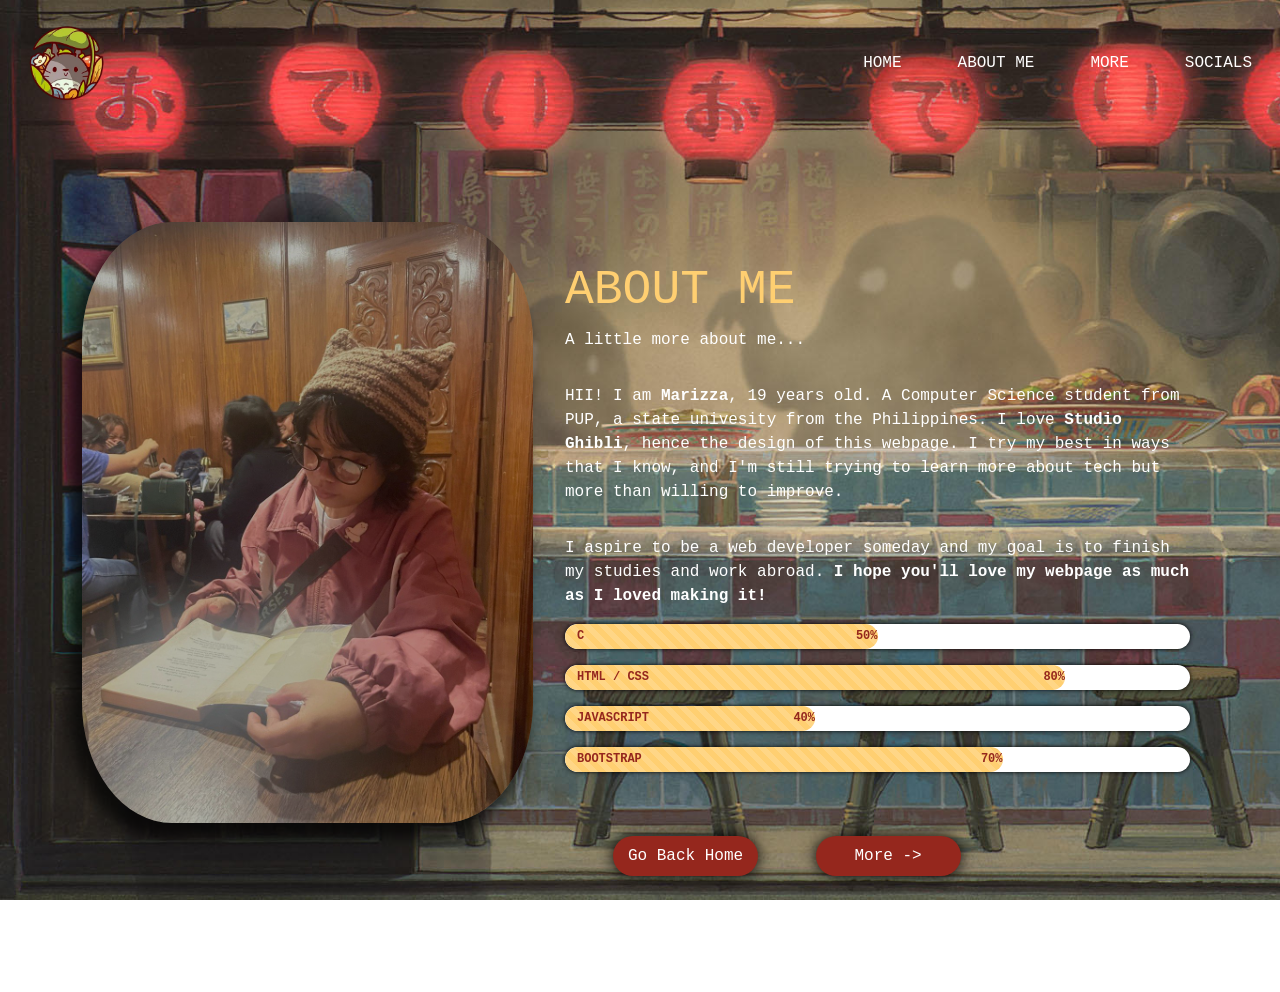
<file: about-me.html>
<!DOCTYPE html>

<html lang="en">
    <head>
        <link href="https://cdn.jsdelivr.net/npm/bootstrap@5.3.8/dist/css/bootstrap.min.css" rel="stylesheet" integrity="sha384-sRIl4kxILFvY47J16cr9ZwB07vP4J8+LH7qKQnuqkuIAvNWLzeN8tE5YBujZqJLB" crossorigin="anonymous">
        <script src="https://cdn.jsdelivr.net/npm/bootstrap@5.3.8/dist/js/bootstrap.bundle.min.js" integrity="sha384-FKyoEForCGlyvwx9Hj09JcYn3nv7wiPVlz7YYwJrWVcXK/BmnVDxM+D2scQbITxI" crossorigin="anonymous"></script>
        <script defer src="script.js"></script>
        <link href="styles.css" rel="stylesheet">
        <title>My Webpage</title>
    </head>
    <body>
        <div id="nav-bar">
            <nav class="navbar navbar-expand-lg navbar-light">
                <a class="navbar-brand" href="#">
                    <img src="logo.png" alt="Logo" class="d-inline-block align-top navbar-logo">
                </a>
                <button class="navbar-toggler" type="button" data-bs-toggle="collapse" data-bs-target="#navbarNavDropdown" aria-controls="navbarNavDropdown" aria-expanded="false" aria-label="Toggle navigation">
                    <span class="navbar-toggler-icon"></span>
                </button>
                <div class="collapse navbar-collapse navbar-dropdown" id="navbarNavDropdown">
                    <ul class="navbar-nav ms-auto">
                        <li class="nav-item">
                            <a class="nav-link active" aria-current="page" href="index.html">HOME</a>
                        </li>
                        <li class="nav-item">
                            <a class="nav-link" href="about-me.html">ABOUT ME</a>
                        </li>
                        <li class="nav-item">
                            <a class="nav-link" href="more.html">MORE</a>
                        </li>
                        <li class="nav-item">
                            <a class="nav-link" href="socials.html">SOCIALS</a>
                        </li>
                    </ul>
                </div>
            </nav>
        </div>

        <div class="about py-5">
            <div class="container py-5">
                <div class="row">
                    <div class="col-lg-5">
                        <img src="me.jpg" class="img-fluid" alt="">
                    </div>
                    <div class="col-lg-7 column-feat description">
                        <h1>ABOUT ME</h1>
                        <p style="font-weight: 200">A little more about me...</p>
                        <p class="py-3">
                            HII! I am <span style="font-weight: bolder">Marizza</span>, 19 years old. A Computer Science
                            student from PUP, a state univesity from the Philippines. I love
                            <span style="font-weight: bolder">Studio Ghibli</span>, hence the
                            design of this webpage. I try my best in ways that I know, and I'm still trying to learn more about tech
                            but more than willing to improve.
                        </p>
                        <p>
                            I aspire to be a web developer someday and my goal is to finish my studies and work abroad.
                            <span style="font-weight: bolder">I hope you'll love my webpage as much as I loved making it!</span>
                        </p>

                        <div class="progress my-3">
                            <div class="pro-value1 progress-bar-striped progress-bar-animated">
                                <p class="d-flex justify-content-between align-items-center w-100 font-weight-bold">
                                    <span>C</span>
                                    <span style="color: #95271D">50%</span>
                                </p>
                            </div>
                        </div>

                        <div class="progress my-3">
                            <div class="pro-value2 progress-bar-striped progress-bar-animated">
                                <p class="d-flex justify-content-between align-items-center w-100">
                                    <span>HTML / CSS</span>
                                    <span style="color: #95271D">80%</span></p>
                            </div>
                        </div>

                        <div class="progress my-3">
                            <div class="pro-value3 progress-bar-striped progress-bar-animated">
                                <p class="d-flex justify-content-between align-items-center w-100">
                                    <span>JAVASCRIPT</span>
                                    <span style="color: #95271D">40%</span>
                                </p>
                            </div>
                        </div>

                        <div class="progress my-3">
                            <div class="pro-value4 progress-bar-striped progress-bar-animated">
                                <p class="d-flex justify-content-between align-items-center w-100">
                                    <span>BOOTSTRAP</span>
                                    <span style="color: #95271D">70%</span>
                                </p>
                            </div>
                        </div>

                        <button onclick="window.location.href='index.html'" type="button" class="btn1 mt-5 float-right mx-5">
                            Go Back Home
                        </button>
                        <button onclick="window.location.href='more.html'" type="button" class="btn2 mt-5 float-right">
                            More ->
                        </button>

                    </div>
                </div>
            </div>
        </div>
    </body>
</html>
</file>
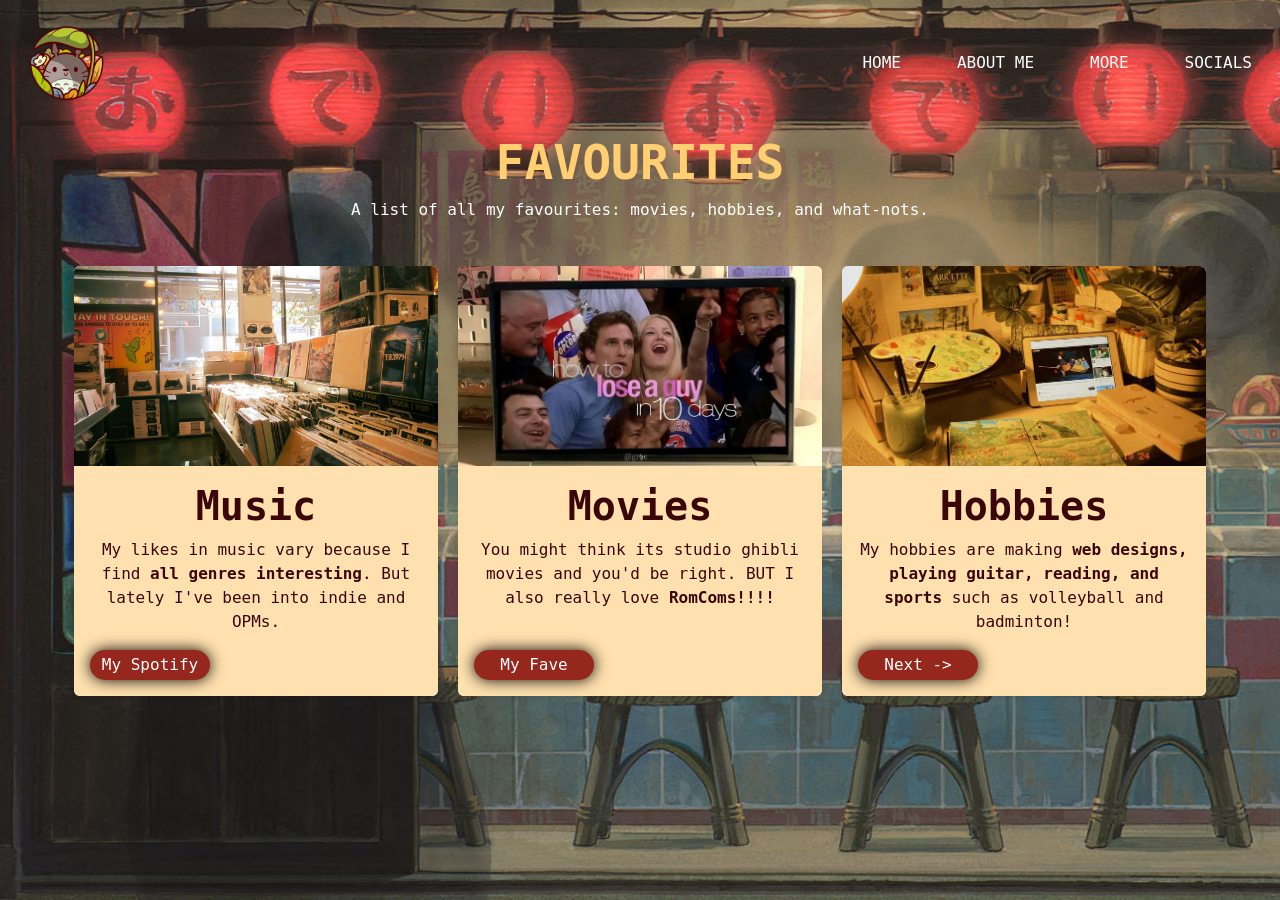
<file: more.html>
<!DOCTYPE html>

<html lang="en">
    <head>
        <link href="https://cdn.jsdelivr.net/npm/bootstrap@5.3.8/dist/css/bootstrap.min.css" rel="stylesheet" integrity="sha384-sRIl4kxILFvY47J16cr9ZwB07vP4J8+LH7qKQnuqkuIAvNWLzeN8tE5YBujZqJLB" crossorigin="anonymous">
        <script src="https://cdn.jsdelivr.net/npm/bootstrap@5.3.8/dist/js/bootstrap.bundle.min.js" integrity="sha384-FKyoEForCGlyvwx9Hj09JcYn3nv7wiPVlz7YYwJrWVcXK/BmnVDxM+D2scQbITxI" crossorigin="anonymous"></script>
        <script defer src="script.js"></script>
        <link href="styles.css" rel="stylesheet">
        <title>More about</title>
    </head>
    <body>
        <div id="nav-bar">
            <nav class="navbar navbar-expand-lg navbar-light">
                <a class="navbar-brand" href="#">
                    <img src="logo.png" alt="Logo" class="d-inline-block align-top navbar-logo">
                </a>
                <button class="navbar-toggler" type="button" data-bs-toggle="collapse" data-bs-target="#navbarNavDropdown" aria-controls="navbarNavDropdown" aria-expanded="false" aria-label="Toggle navigation">
                    <span class="navbar-toggler-icon"></span>
                </button>
                <div class="collapse navbar-collapse navbar-dropdown" id="navbarNavDropdown">
                    <ul class="navbar-nav ms-auto">
                        <li class="nav-item">
                            <a class="nav-link active" aria-current="page" href="index.html">HOME</a>
                        </li>
                        <li class="nav-item">
                            <a class="nav-link" href="about-me.html">ABOUT ME</a>
                        </li>
                        <li class="nav-item">
                            <a class="nav-link" href="more.html">MORE</a>
                        </li>
                        <li class="nav-item">
                            <a class="nav-link" href="socials.html">SOCIALS</a>
                        </li>
                    </ul>
                </div>
            </nav>
        </div>

        <div>
            <header class="more-header">FAVOURITES</header>
            <p class="more-desc">
                A list of all my favourites: movies, hobbies, and what-nots.
            </p>
        </div>

        <div class="my-5">
            <div class="container">
                <div class="row g-4 justify-content-center">
                    <div class="container cards-wrapper d-flex gx-5">

                        <div class="col-md-4">
                            <div class="card h-100 d-flex flex-column shadow-sm">
                                <img src="music.jpg" class="card-img-top custom-card-img" alt="Music">
                                <div class="card-body h-100 d-flex flex-column text-center">
                                    <h1 class="card-title">Music</h1>
                                    <p class="card-text flex-grow-1">
                                        My likes in music vary because I find <span style="font-weight: bold">all genres interesting</span>. But lately I've
                                        been into indie and OPMs.
                                    </p>
                                    <button onclick="window.open('https://open.spotify.com/user/s7fiqmvweeazhjd2kgqz2hqu4?si=4e400ae38e9a48bb', '_blank')" class="btn-primary" id="spotiBtn">
                                        My Spotify
                                    </button>
                                </div>
                            </div>
                        </div>

                        <div class="col-md-4">
                            <div class="card h-100 d-flex flex-column shadow-sm">
                                <img src="movies.jpg" class="card-img-top custom-card-img" alt="Movies">
                                <div class="card-body h-100 d-flex flex-column text-center">
                                    <h1 class="card-title">Movies</h1>
                                    <p class="card-text flex-grow-1">
                                        You might think its studio ghibli movies and you'd be right. BUT I also
                                        really love <span style="font-weight: bold">RomComs!!!!</span>
                                    </p>
                                    <button onclick="window.open('https://letterboxd.com/film/how-to-lose-a-guy-in-10-days/', '_blank')" class="btn-primary" id="movBtn">
                                        My Fave
                                    </button>
                                </div>
                            </div>
                        </div>

                         <div class="col-md-4">
                            <div class="card h-100 border-0 shadow-sm">
                                <img src="hobbies.jpg" class="card-img-top custom-card-img" alt="Hobbies">
                                <div class="card-body h-100 d-flex flex-column text-center">
                                    <h1 class="card-title">Hobbies</h1>
                                    <p class="card-text flex-grow-1">
                                        My hobbies are making <span style="font-weight: bold">web designs, playing guitar, reading, and
                                        sports</span> such as volleyball and badminton!
                                    </p>
                                    <button onclick="window.location.href='socials.html'" class="btn-primary" id="nextBtn">
                                        Next ->
                                    </button>
                                </div>
                            </div>
                        </div>

                    </div>
                </div>
             </div>
        </div>
    </body>
</file>
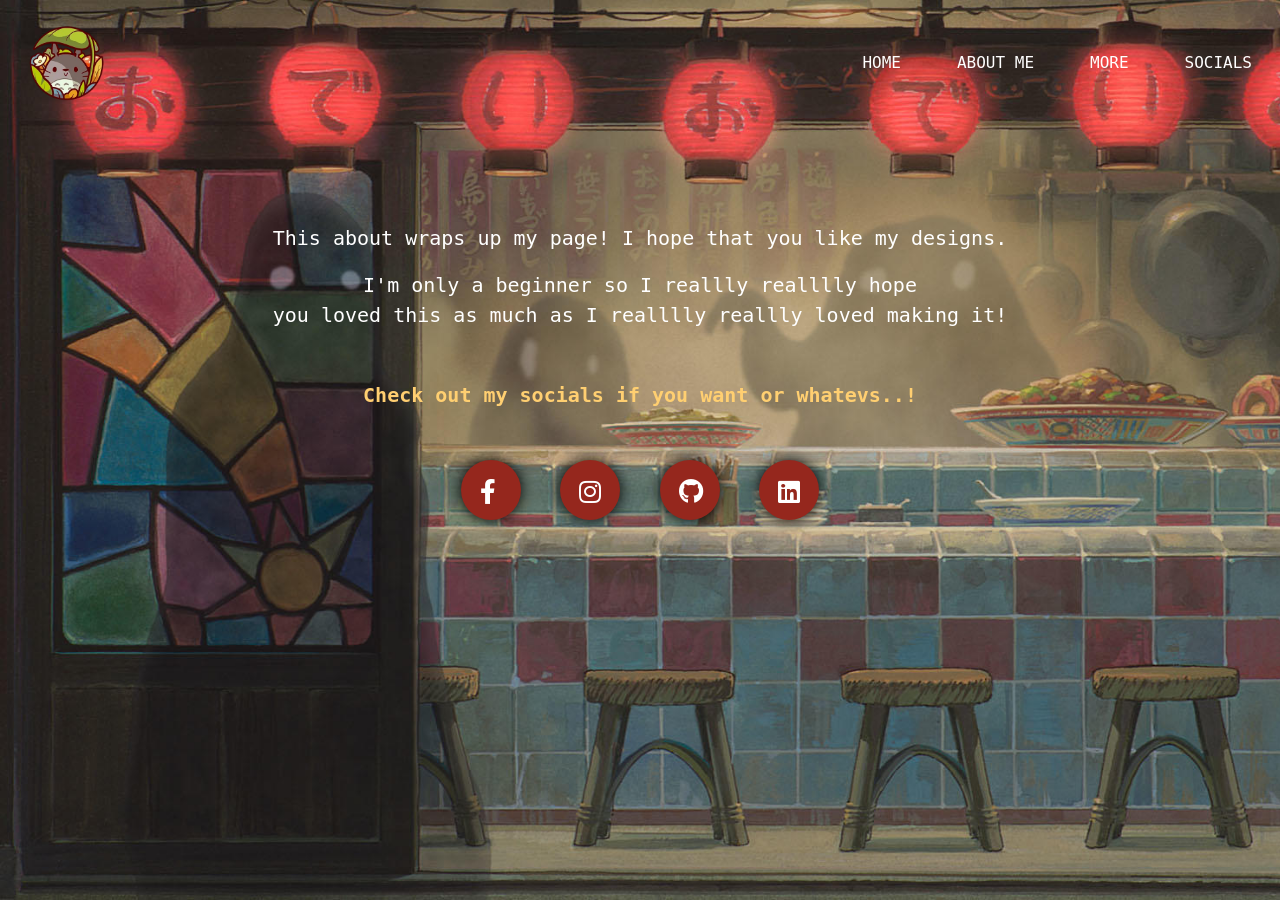
<file: socials.html>
<!DOCTYPE html>

<html lang="en">
    <head>
        <link href="https://cdn.jsdelivr.net/npm/bootstrap@5.3.8/dist/css/bootstrap.min.css" rel="stylesheet" integrity="sha384-sRIl4kxILFvY47J16cr9ZwB07vP4J8+LH7qKQnuqkuIAvNWLzeN8tE5YBujZqJLB" crossorigin="anonymous">
        <script src="https://cdn.jsdelivr.net/npm/bootstrap@5.3.8/dist/js/bootstrap.bundle.min.js" integrity="sha384-FKyoEForCGlyvwx9Hj09JcYn3nv7wiPVlz7YYwJrWVcXK/BmnVDxM+D2scQbITxI" crossorigin="anonymous"></script>
        <script defer src="script.js"></script>
        <link href="styles.css" rel="stylesheet">
        <link rel="stylesheet" href="https://cdnjs.cloudflare.com/ajax/libs/font-awesome/5.15.3/css/all.min.css">
        <title>More about</title>
    </head>
    <body>
        <div id="nav-bar">
            <nav class="navbar navbar-expand-lg navbar-light">
                <a class="navbar-brand" href="#">
                    <img src="logo.png" alt="Logo" class="d-inline-block align-top navbar-logo">
                </a>
                <button class="navbar-toggler" type="button" data-bs-toggle="collapse" data-bs-target="#navbarNavDropdown" aria-controls="navbarNavDropdown" aria-expanded="false" aria-label="Toggle navigation">
                    <span class="navbar-toggler-icon"></span>
                </button>
                <div class="collapse navbar-collapse navbar-dropdown" id="navbarNavDropdown">
                    <ul class="navbar-nav ms-auto">
                        <li class="nav-item">
                            <a class="nav-link active" aria-current="page" href="index.html">HOME</a>
                        </li>
                        <li class="nav-item">
                            <a class="nav-link" href="about-me.html">ABOUT ME</a>
                        </li>
                        <li class="nav-item">
                            <a class="nav-link" href="more.html">MORE</a>
                        </li>
                        <li class="nav-item">
                            <a class="nav-link" href="socials.html">SOCIALS</a>
                        </li>
                    </ul>
                </div>
            </nav>
        </div>

        <div class="sclsBody">
            <div>
                <h1 class="sclsHeader1">
                    This about wraps up my page!
                    I hope that you like my designs.
                </h1>
                <div class="sclsHeader2">
                    I'm only a beginner so I reallly realllly hope
                </div>
                <div class="sclsHeader2">
                     you loved this as much as I realllly reallly
                    loved making it!
                </div>
            </div>
            <div>
                <p class="sclsText">
                    Check out my socials if you want or whatevs..!
                </p>
            </div>

             <div class="sclsWrapper">
                <div class="sclsBtn">
                    <div class="icon" id="fbBtn"><i class="fab fa-facebook-f"></i></div>
                    <span>Facebook</span>
                </div>
                <div class="sclsBtn">
                    <div class="icon" id="igBtn"><i class="fab fa-instagram"></i></div>
                    <span>Instagram</span>
                </div>
                <div class="sclsBtn">
                    <div class="icon" id="ghBtn"><i class="fab fa-github"></i></div>
                    <span>Github</span>
                </div>
                <div class="sclsBtn">
                    <div class="icon" id="lnBtn"><i class="fab fa-linkedin"></i></div>
                    <span>LinkedIn</span>
                </div>
            </div>
        </div>

    </body>
</file>
<file: styles.css>
body
{
    background-image: linear-gradient(rgba(0, 0, 0, 0.3), rgba(0, 0, 0, 0.3)), url(chihiro007.jpg);
    background-size: cover;
    background-repeat: no-repeat;
    background-attachment: fixed;
    min-height: 100vh;
    font-family: 'Pixelify Sans', monospace;

    /* font-smooth: never;
    -webkit-font-smoothing: none;
    -moz-osx-font-smoothing: unset; */
}

.navbar-logo
{
    height: 100px;
    width: auto;
    object-fit: contain;
}

@media (max-width: 991.98px)
{
    .navbar
    {
        position: relative;
        padding: 0 20px 20px 20px;
        text-align: right;
    }

    .navbar-collapse.navbar-dropdown
    {
        position: absolute;
        top: 50%;
        z-index: 9999;
        left: 0;
        padding: 10px;
        width: 100%;
    }
}

.navbar-toggler
{
    background-color: #FFE1AF !important;
    border: 1px;
    transition: 0.4s ease-in-out;
}

.navbar-toggler:hover
{
    background-color: #FFCF71 !important;
    border: 1px;
    cursor: pointer;
    transition: color 0.4s ease-in-out;
}

.navbar-nav li
{
    top: 100%;
    padding: 0 20px;
}

.navbar-nav li a
{
    color: white !important;
    font-weight: 500;
    transition: 0.4s ease-in-out;
}

.navbar-nav .nav-link:hover
{
    color: #F8E0A4 !important;
    transition: color 0.2s ease-in-out;
}

.homepage
{
    padding-top: 50px;
    text-align: center;
}

.home-text
{
    font-size: 5rem;
    color: #FFCF71;
    font-weight: bold;
}

.homepage-desc
{
    color: white !important;
    padding-bottom: 20px;
    font-weight: 400;
}

.homepage button
{
    height: 40px;
    width: 200px;
    outline: none;
    border: none;
    border-radius: 25px;
    color: white !important;
    background-color: #95271D;
    transition: 0.2s ease-in-out;
    -webkit-box-shadow: 0px 0px 15px 0px #000000;
    box-shadow: 0px 0px 15px 0px #000000;
}

.homepage button:hover
{
    transform: scale(1.1);
    background-color: transparent;
    transition: 0.2s ease-in-out;
    outline: black;
}

.more-header
{
    color: #FFCF71;
    font-weight: bold;
    text-align: center;
    font-size: 3rem;
}

.more-desc
{
    color: white;
    font-weight: 500;
    text-align: center;
}

.cards-wrapper
{
    column-gap: 20px;
    padding-top: 20px;
    justify-content: center;
    align-items: stretch;
}

.card
{
    border: none;
    outline: none;
    overflow: hidden;
}

.card-body
{
    background-color: #FFE1AF;
    text-align: center;
}

.card-title
{
    color: #3B060A;
    font-weight: bold;
}

.card-text
{
    color: #3B060A;
    font-weight: 200;
}

.custom-card-img
{
    height: 200px;
    width: 100%;
    object-fit: cover;
}

.btn-primary
{
    background-color: #95271D;
    height: 30px;
    width: 120px;
    border-radius: 25px;
    color: white;
    border: none;
    outline: none;
    text-decoration: none;
    display: inline-block;
    transition: 0.2s ease-in-out;
    text-align: center;
    display: inline-flex;
    justify-content: center;
    align-items: center;

    -webkit-box-shadow: 0px 0px 15px 0px #000000;
    box-shadow: 0px 0px 15px 0px #000000;
}

.btn-primary:hover
{
    background-color: transparent;
    color: black !important;
    border: 1px solid black;
    cursor: pointer;
    transition: 0.2s ease-in-out;
    transform: scale(1.1);
}

.about h1
{
    font-size: 3rem;
    padding-top: 20px;
    color: #FFCF71 !important;
}

.description
{
    padding: 20px;
    color: white;
}

.about img
{
    -webkit-box-shadow: -9px 13px 15px 3px rgba(0,0,0,0.68);
    box-shadow: -9px 13px 15px 3px rgba(0,0,0,0.68);
    filter: brightness(70%);
    border-radius: 20%;
    transition: 0.2s ease-in-out;
}

.about img:hover
{
    transform: scale(1.1);
    box-shadow: 0 10px 20px rgba(0, 0, 0, 0.4);
    cursor: pointer;
}

.progress
{
    background-color: white;
    justify-content: flex-start;
    border-radius: 50px;
    align-items: center;
    position: relative;
    display: flex;
    height: 25px;
    width: 100%;

    -webkit-box-shadow: 0px 0px 4px 0px #000000;
    box-shadow: 0px 0px 4px 0px #000000;
}

.progress p
{
    color: #95271D;
    padding-left: 12px;
    padding-top: 3px;
    font-weight: bold;
}

.pro-value1
{
    animation: load1 3s normal forwards;
    border-radius: 50px;
    background-color: #FFCF71;
    height: 25px;
    width: 0%;
}

.pro-value2
{
    animation: load2 3s normal forwards;
    border-radius: 50px;
    background-color: #FFCF71;
    height: 25px;
    width: 0%;
}

.pro-value3
{
    animation: load3 3s normal forwards;
    border-radius: 50px;
    background-color: #FFCF71;
    height: 25px;
    width: 0%;
}

.pro-value4
{
    animation: load4 3s normal forwards;
    border-radius: 50px;
    background-color: #FFCF71;
    height: 25px;
    width: 0%;
}


@keyframes load1
{
    0%
    {
        width: 0%;
    }
    100%
    {
        width: 50%;
    }
}

@keyframes load2
{
    0%
    {
        width: 0%;
    }
    100%
    {
        width: 80%;
    }
}

@keyframes load3
{
    0%
    {
        width: 0%;
    }
    100%
    {
        width: 40%;
    }
}

@keyframes load4
{
    0%
    {
        width: 0%;
    }
    100%
    {
        width: 70%;
    }
}

.btn1
{
    height: 40px;
    width: 145px;
    outline: none;
    border: none;
    border-radius: 25px;
    color: white;
    background-color: #95271D;
    transition: 0.2s ease-in-out;
    -webkit-box-shadow: 0px 0px 15px 0px #000000;
    box-shadow: 0px 0px 15px 0px #000000;
}

.btn1:hover
{
    background-color: transparent;
    color: white !important;
    border: 1px solid black;
    cursor: pointer;
    transition: 0.2s ease-in-out;
    transform: scale(1.1);
}

.btn2
{
    height: 40px;
    width: 145px;
    outline: none;
    border: none;
    border-radius: 25px;
    color: white;
    background-color: #95271D;
    transition: 0.2s ease-in-out;
    -webkit-box-shadow: 0px 0px 15px 0px #000000;
    box-shadow: 0px 0px 15px 0px #000000;
}

.btn2:hover
{
    background-color: transparent;
    border: 1px solid black;
    color: white !important;
    cursor: pointer;
    transition: 0.2s ease-in-out;
    transform: scale(1.1);
}

.sclsBody
{
    display: grid;
    align-content: center;
    justify-items: center;
    height: 100%;
    width: 100%;
    gap: 50px;
}

.sclsHeader1
{
    padding-top: 100px;
    padding-bottom: 20px;
    color: white;
    font-weight: 300;
    text-align: center;
    margin: 0 20px;
    font-weight: 400;
    font-size: 20px;
}

.sclsHeader2
{
    color: white;
    font-weight: 300;
    text-align: center;
    margin: 0 20px;
    font-weight: 400;
    font-size: 20px;
}

.sclsText
{
    font-weight: bold;
    color: #FFCF71;
    text-align: center;
    margin: 0;
    font-size: 20px;
}

.sclsWrapper .sclsBtn
{
    padding: 0;
    display: inline-block;
    cursor: pointer;
    height: 60px;
    width: 60px;
    margin: 0 15px;
    overflow: hidden;
    border-radius: 50px;
    background: #95271D;
    box-shadow: 0px 0px 15px 0px #000000;
    color: white;
    transition: all 0.3s ease-in-out;
}

.sclsWrapper .sclsBtn:hover
{
    width: 200px;
    transition: all 0.3s ease-in-out;
}

.sclsWrapper .sclsBtn .icon
{
    display: inline-block;
    height: 60px;
    width: 60px;
    border-radius: 50px;
    box-sizing: border-box;
    line-height: 60px;
    transition: all 0.3s ease-in-out;
}

.sclsWrapper .sclsBtn:nth-child(1):hover .icon
{
    background: #3b5998;
}

.sclsWrapper .sclsBtn:nth-child(2):hover .icon
{
    background: #E1306C;
}

.sclsWrapper .sclsBtn:nth-child(3):hover .icon
{
    background: #24292e;
}

.sclsWrapper .sclsBtn:nth-child(4):hover .icon
{
    background: #0a66c2;
}

.sclsWrapper .sclsBtn .icon i
{
    font-size: 25px;
    line-height: 55px;
    align-items: center;
    padding-left: 19px;
    padding-top: 4px;
}

.sclsWrapper .sclsBtn span
{
    font-size: 20px;
    font-weight: 500;
    line-height: 60px;
    padding-left: 20px;
    padding-bottom: 10px;
    margin-top: 0;
}
</file>
